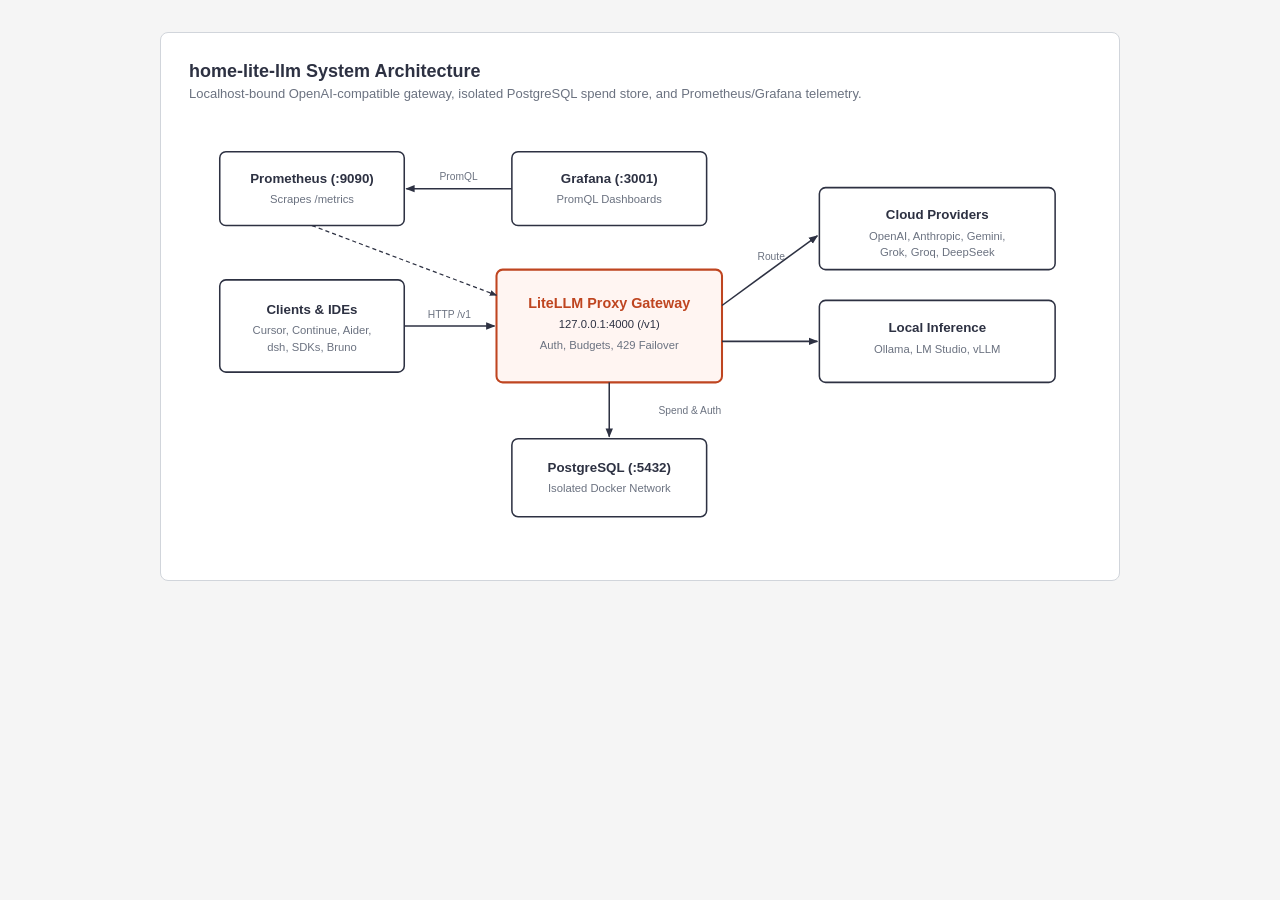
<file: docs/diagrams/architecture.html>
<!DOCTYPE html>
<html lang="en">
<head>
<meta charset="UTF-8">
<meta name="viewport" content="width=device-width, initial-scale=1.0">
<title>home-lite-llm — System Architecture</title>
<style>
  :root {
    --paper: #f5f5f5;
    --surface: #ffffff;
    --ink: #2d3142;
    --muted: #6b7280;
    --border: #d1d5db;
    --accent: #bf4520;
  }
  * { box-sizing: border-box; margin: 0; padding: 0; }
  body {
    background: var(--paper);
    color: var(--ink);
    font-family: -apple-system, BlinkMacSystemFont, "Segoe UI", Roboto, sans-serif;
    padding: 32px;
    display: flex;
    justify-content: center;
  }
  .card {
    background: var(--surface);
    border: 1px solid var(--border);
    border-radius: 8px;
    padding: 28px;
    max-width: 960px;
    width: 100%;
  }
  h1 { font-size: 18px; font-weight: 600; margin-bottom: 4px; }
  .subtitle { font-size: 13px; color: var(--muted); margin-bottom: 20px; }
  svg { width: 100%; height: auto; display: block; }
</style>
</head>
<body>
<div class="card">
  <h1>home-lite-llm System Architecture</h1>
  <p class="subtitle">Localhost-bound OpenAI-compatible gateway, isolated PostgreSQL spend store, and Prometheus/Grafana telemetry.</p>
  <svg viewBox="0 0 880 420" xmlns="http://www.w3.org/2000/svg">
    <defs>
      <marker id="arrow" viewBox="0 0 10 10" refX="9" refY="5" markerWidth="6" markerHeight="6" orient="auto-start-reverse">
        <path d="M 0 1 L 10 5 L 0 9 z" fill="#2d3142"/>
      </marker>
    </defs>

    <!-- Clients -->
    <rect x="30" y="155" width="180" height="90" rx="6" fill="#ffffff" stroke="#2d3142" stroke-width="1.5"/>
    <text x="120" y="188" text-anchor="middle" font-size="13" font-weight="600" fill="#2d3142">Clients &amp; IDEs</text>
    <text x="120" y="208" text-anchor="middle" font-size="11" fill="#6b7280">Cursor, Continue, Aider,</text>
    <text x="120" y="224" text-anchor="middle" font-size="11" fill="#6b7280">dsh, SDKs, Bruno</text>

    <!-- LiteLLM Gateway (Focal) -->
    <rect x="300" y="145" width="220" height="110" rx="6" fill="#fff5f2" stroke="#bf4520" stroke-width="2"/>
    <text x="410" y="182" text-anchor="middle" font-size="14" font-weight="700" fill="#bf4520">LiteLLM Proxy Gateway</text>
    <text x="410" y="202" text-anchor="middle" font-size="11" fill="#2d3142">127.0.0.1:4000 (/v1)</text>
    <text x="410" y="222" text-anchor="middle" font-size="11" fill="#6b7280">Auth, Budgets, 429 Failover</text>

    <!-- PostgreSQL -->
    <rect x="315" y="310" width="190" height="76" rx="6" fill="#ffffff" stroke="#2d3142" stroke-width="1.5"/>
    <text x="410" y="342" text-anchor="middle" font-size="13" font-weight="600" fill="#2d3142">PostgreSQL (:5432)</text>
    <text x="410" y="362" text-anchor="middle" font-size="11" fill="#6b7280">Isolated Docker Network</text>

    <!-- Cloud Providers -->
    <rect x="615" y="65" width="230" height="80" rx="6" fill="#ffffff" stroke="#2d3142" stroke-width="1.5"/>
    <text x="730" y="96" text-anchor="middle" font-size="13" font-weight="600" fill="#2d3142">Cloud Providers</text>
    <text x="730" y="116" text-anchor="middle" font-size="11" fill="#6b7280">OpenAI, Anthropic, Gemini,</text>
    <text x="730" y="132" text-anchor="middle" font-size="11" fill="#6b7280">Grok, Groq, DeepSeek</text>

    <!-- Local Inference -->
    <rect x="615" y="175" width="230" height="80" rx="6" fill="#ffffff" stroke="#2d3142" stroke-width="1.5"/>
    <text x="730" y="206" text-anchor="middle" font-size="13" font-weight="600" fill="#2d3142">Local Inference</text>
    <text x="730" y="226" text-anchor="middle" font-size="11" fill="#6b7280">Ollama, LM Studio, vLLM</text>

    <!-- Prometheus -->
    <rect x="30" y="30" width="180" height="72" rx="6" fill="#ffffff" stroke="#2d3142" stroke-width="1.5"/>
    <text x="120" y="60" text-anchor="middle" font-size="13" font-weight="600" fill="#2d3142">Prometheus (:9090)</text>
    <text x="120" y="80" text-anchor="middle" font-size="11" fill="#6b7280">Scrapes /metrics</text>

    <!-- Grafana -->
    <rect x="315" y="30" width="190" height="72" rx="6" fill="#ffffff" stroke="#2d3142" stroke-width="1.5"/>
    <text x="410" y="60" text-anchor="middle" font-size="13" font-weight="600" fill="#2d3142">Grafana (:3001)</text>
    <text x="410" y="80" text-anchor="middle" font-size="11" fill="#6b7280">PromQL Dashboards</text>

    <!-- Connections -->
    <line x1="210" y1="200" x2="298" y2="200" stroke="#2d3142" stroke-width="1.5" marker-end="url(#arrow)"/>
    <text x="254" y="192" text-anchor="middle" font-size="10" fill="#6b7280">HTTP /v1</text>

    <line x1="410" y1="255" x2="410" y2="308" stroke="#2d3142" stroke-width="1.5" marker-end="url(#arrow)"/>
    <text x="458" y="286" font-size="10" fill="#6b7280">Spend &amp; Auth</text>

    <line x1="520" y1="180" x2="613" y2="112" stroke="#2d3142" stroke-width="1.5" marker-end="url(#arrow)"/>
    <line x1="520" y1="215" x2="613" y2="215" stroke="#2d3142" stroke-width="1.5" marker-end="url(#arrow)"/>
    <text x="568" y="136" text-anchor="middle" font-size="10" fill="#6b7280">Route</text>

    <line x1="120" y1="102" x2="300" y2="170" stroke="#2d3142" stroke-width="1.2" stroke-dasharray="4 3" marker-end="url(#arrow)"/>
    <line x1="315" y1="66" x2="212" y2="66" stroke="#2d3142" stroke-width="1.5" marker-end="url(#arrow)"/>
    <text x="263" y="58" text-anchor="middle" font-size="10" fill="#6b7280">PromQL</text>
  </svg>
</div>
</body>
</html>
</file>
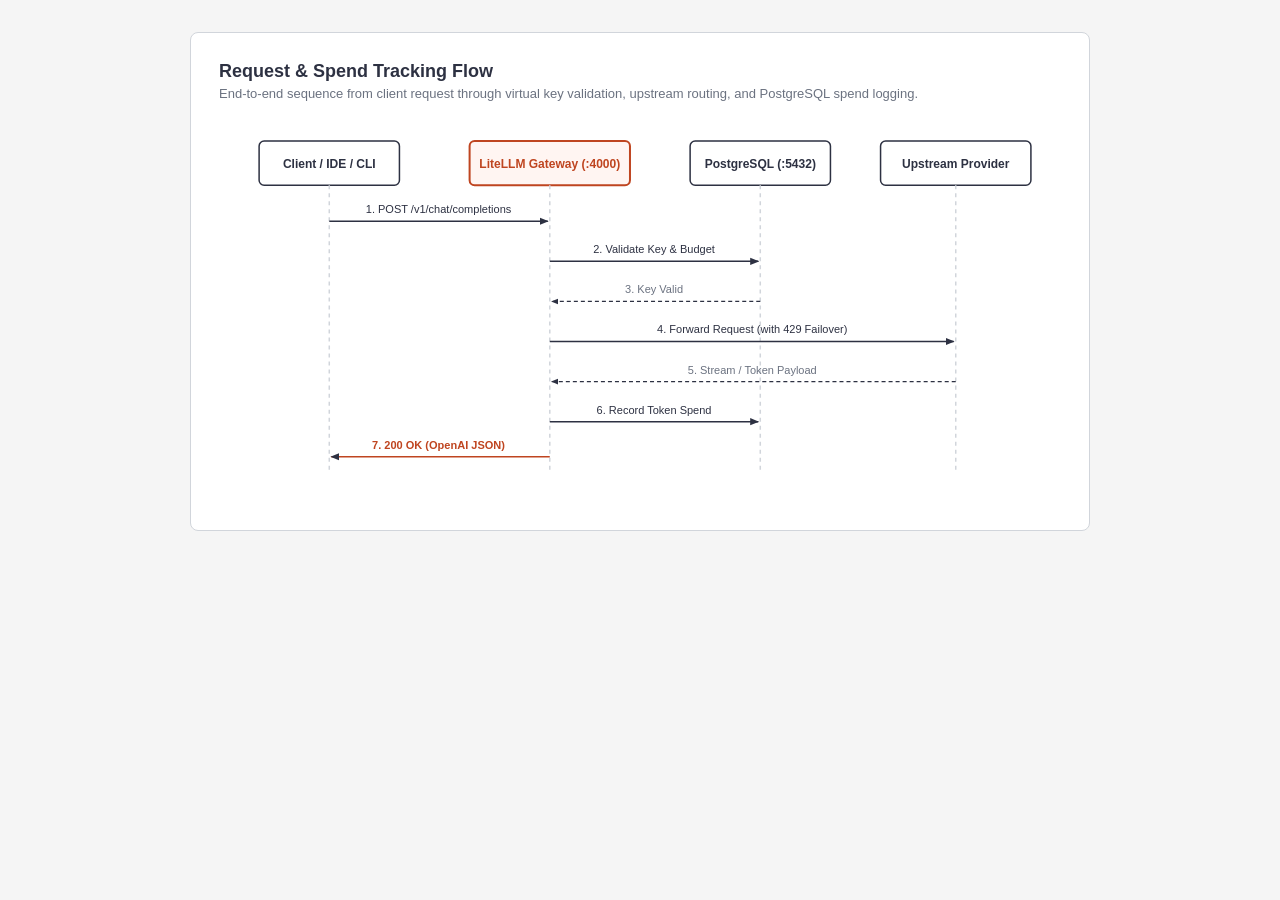
<file: docs/diagrams/request-flow.html>
<!DOCTYPE html>
<html lang="en">
<head>
<meta charset="UTF-8">
<meta name="viewport" content="width=device-width, initial-scale=1.0">
<title>home-lite-llm — Request &amp; Failover Flow</title>
<style>
  :root {
    --paper: #f5f5f5;
    --surface: #ffffff;
    --ink: #2d3142;
    --muted: #6b7280;
    --border: #d1d5db;
    --accent: #bf4520;
  }
  * { box-sizing: border-box; margin: 0; padding: 0; }
  body {
    background: var(--paper);
    color: var(--ink);
    font-family: -apple-system, BlinkMacSystemFont, "Segoe UI", Roboto, sans-serif;
    padding: 32px;
    display: flex;
    justify-content: center;
  }
  .card {
    background: var(--surface);
    border: 1px solid var(--border);
    border-radius: 8px;
    padding: 28px;
    max-width: 900px;
    width: 100%;
  }
  h1 { font-size: 18px; font-weight: 600; margin-bottom: 4px; }
  .subtitle { font-size: 13px; color: var(--muted); margin-bottom: 20px; }
  svg { width: 100%; height: auto; display: block; }
</style>
</head>
<body>
<div class="card">
  <h1>Request &amp; Spend Tracking Flow</h1>
  <p class="subtitle">End-to-end sequence from client request through virtual key validation, upstream routing, and PostgreSQL spend logging.</p>
  <svg viewBox="0 0 840 380" xmlns="http://www.w3.org/2000/svg">
    <defs>
      <marker id="arrow" viewBox="0 0 10 10" refX="9" refY="5" markerWidth="6" markerHeight="6" orient="auto-start-reverse">
        <path d="M 0 1 L 10 5 L 0 9 z" fill="#2d3142"/>
      </marker>
    </defs>

    <!-- Participants -->
    <rect x="40" y="20" width="140" height="44" rx="5" fill="#ffffff" stroke="#2d3142" stroke-width="1.5"/>
    <text x="110" y="47" text-anchor="middle" font-size="12" font-weight="600" fill="#2d3142">Client / IDE / CLI</text>

    <rect x="250" y="20" width="160" height="44" rx="5" fill="#fff5f2" stroke="#bf4520" stroke-width="2"/>
    <text x="330" y="47" text-anchor="middle" font-size="12" font-weight="700" fill="#bf4520">LiteLLM Gateway (:4000)</text>

    <rect x="470" y="20" width="140" height="44" rx="5" fill="#ffffff" stroke="#2d3142" stroke-width="1.5"/>
    <text x="540" y="47" text-anchor="middle" font-size="12" font-weight="600" fill="#2d3142">PostgreSQL (:5432)</text>

    <rect x="660" y="20" width="150" height="44" rx="5" fill="#ffffff" stroke="#2d3142" stroke-width="1.5"/>
    <text x="735" y="47" text-anchor="middle" font-size="12" font-weight="600" fill="#2d3142">Upstream Provider</text>

    <!-- Lifelines -->
    <line x1="110" y1="64" x2="110" y2="350" stroke="#d1d5db" stroke-width="1.5" stroke-dasharray="4 4"/>
    <line x1="330" y1="64" x2="330" y2="350" stroke="#d1d5db" stroke-width="1.5" stroke-dasharray="4 4"/>
    <line x1="540" y1="64" x2="540" y2="350" stroke="#d1d5db" stroke-width="1.5" stroke-dasharray="4 4"/>
    <line x1="735" y1="64" x2="735" y2="350" stroke="#d1d5db" stroke-width="1.5" stroke-dasharray="4 4"/>

    <!-- Messages -->
    <line x1="110" y1="100" x2="328" y2="100" stroke="#2d3142" stroke-width="1.5" marker-end="url(#arrow)"/>
    <text x="219" y="92" text-anchor="middle" font-size="11" fill="#2d3142">1. POST /v1/chat/completions</text>

    <line x1="330" y1="140" x2="538" y2="140" stroke="#2d3142" stroke-width="1.5" marker-end="url(#arrow)"/>
    <text x="434" y="132" text-anchor="middle" font-size="11" fill="#2d3142">2. Validate Key &amp; Budget</text>

    <line x1="540" y1="180" x2="332" y2="180" stroke="#2d3142" stroke-width="1.2" stroke-dasharray="4 3" marker-end="url(#arrow)"/>
    <text x="434" y="172" text-anchor="middle" font-size="11" fill="#6b7280">3. Key Valid</text>

    <line x1="330" y1="220" x2="733" y2="220" stroke="#2d3142" stroke-width="1.5" marker-end="url(#arrow)"/>
    <text x="532" y="212" text-anchor="middle" font-size="11" fill="#2d3142">4. Forward Request (with 429 Failover)</text>

    <line x1="735" y1="260" x2="332" y2="260" stroke="#2d3142" stroke-width="1.2" stroke-dasharray="4 3" marker-end="url(#arrow)"/>
    <text x="532" y="252" text-anchor="middle" font-size="11" fill="#6b7280">5. Stream / Token Payload</text>

    <line x1="330" y1="300" x2="538" y2="300" stroke="#2d3142" stroke-width="1.5" marker-end="url(#arrow)"/>
    <text x="434" y="292" text-anchor="middle" font-size="11" fill="#2d3142">6. Record Token Spend</text>

    <line x1="330" y1="335" x2="112" y2="335" stroke="#bf4520" stroke-width="1.5" marker-end="url(#arrow)"/>
    <text x="219" y="327" text-anchor="middle" font-size="11" font-weight="600" fill="#bf4520">7. 200 OK (OpenAI JSON)</text>
  </svg>
</div>
</body>
</html>
</file>
